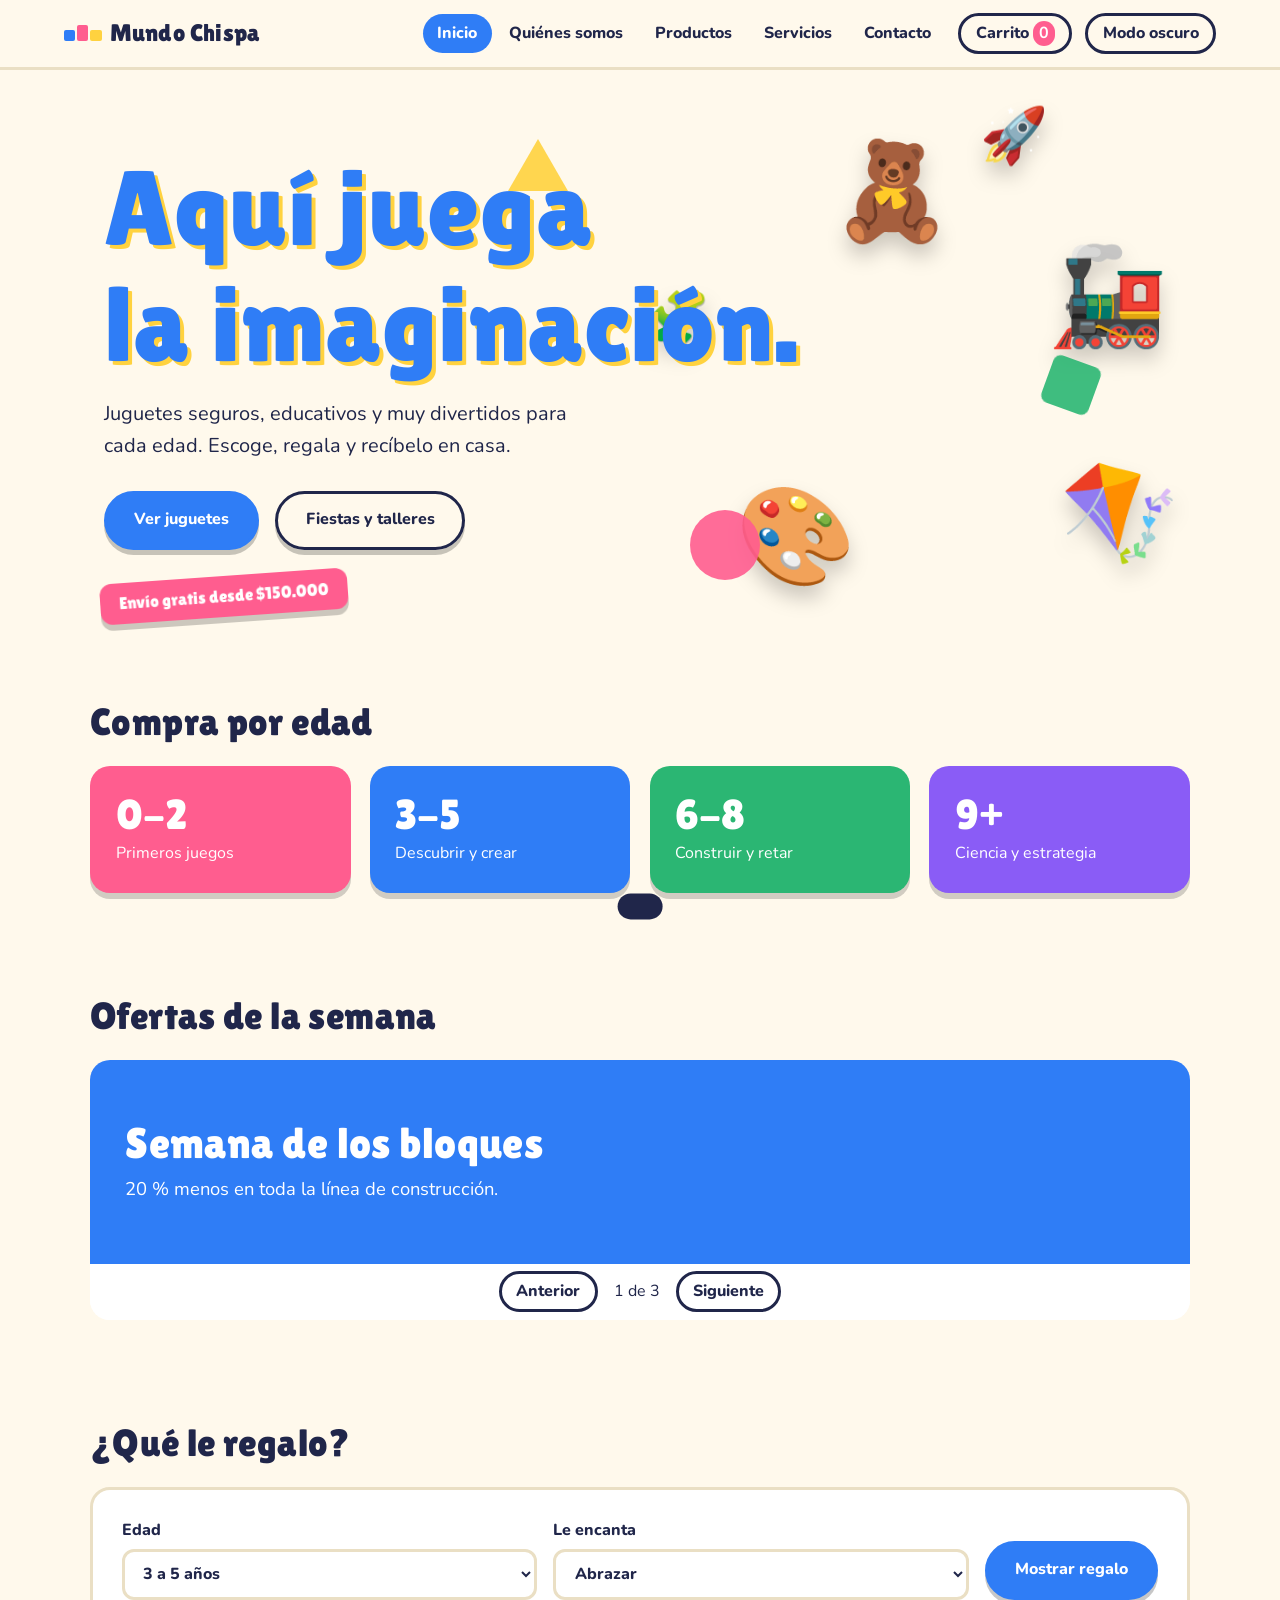
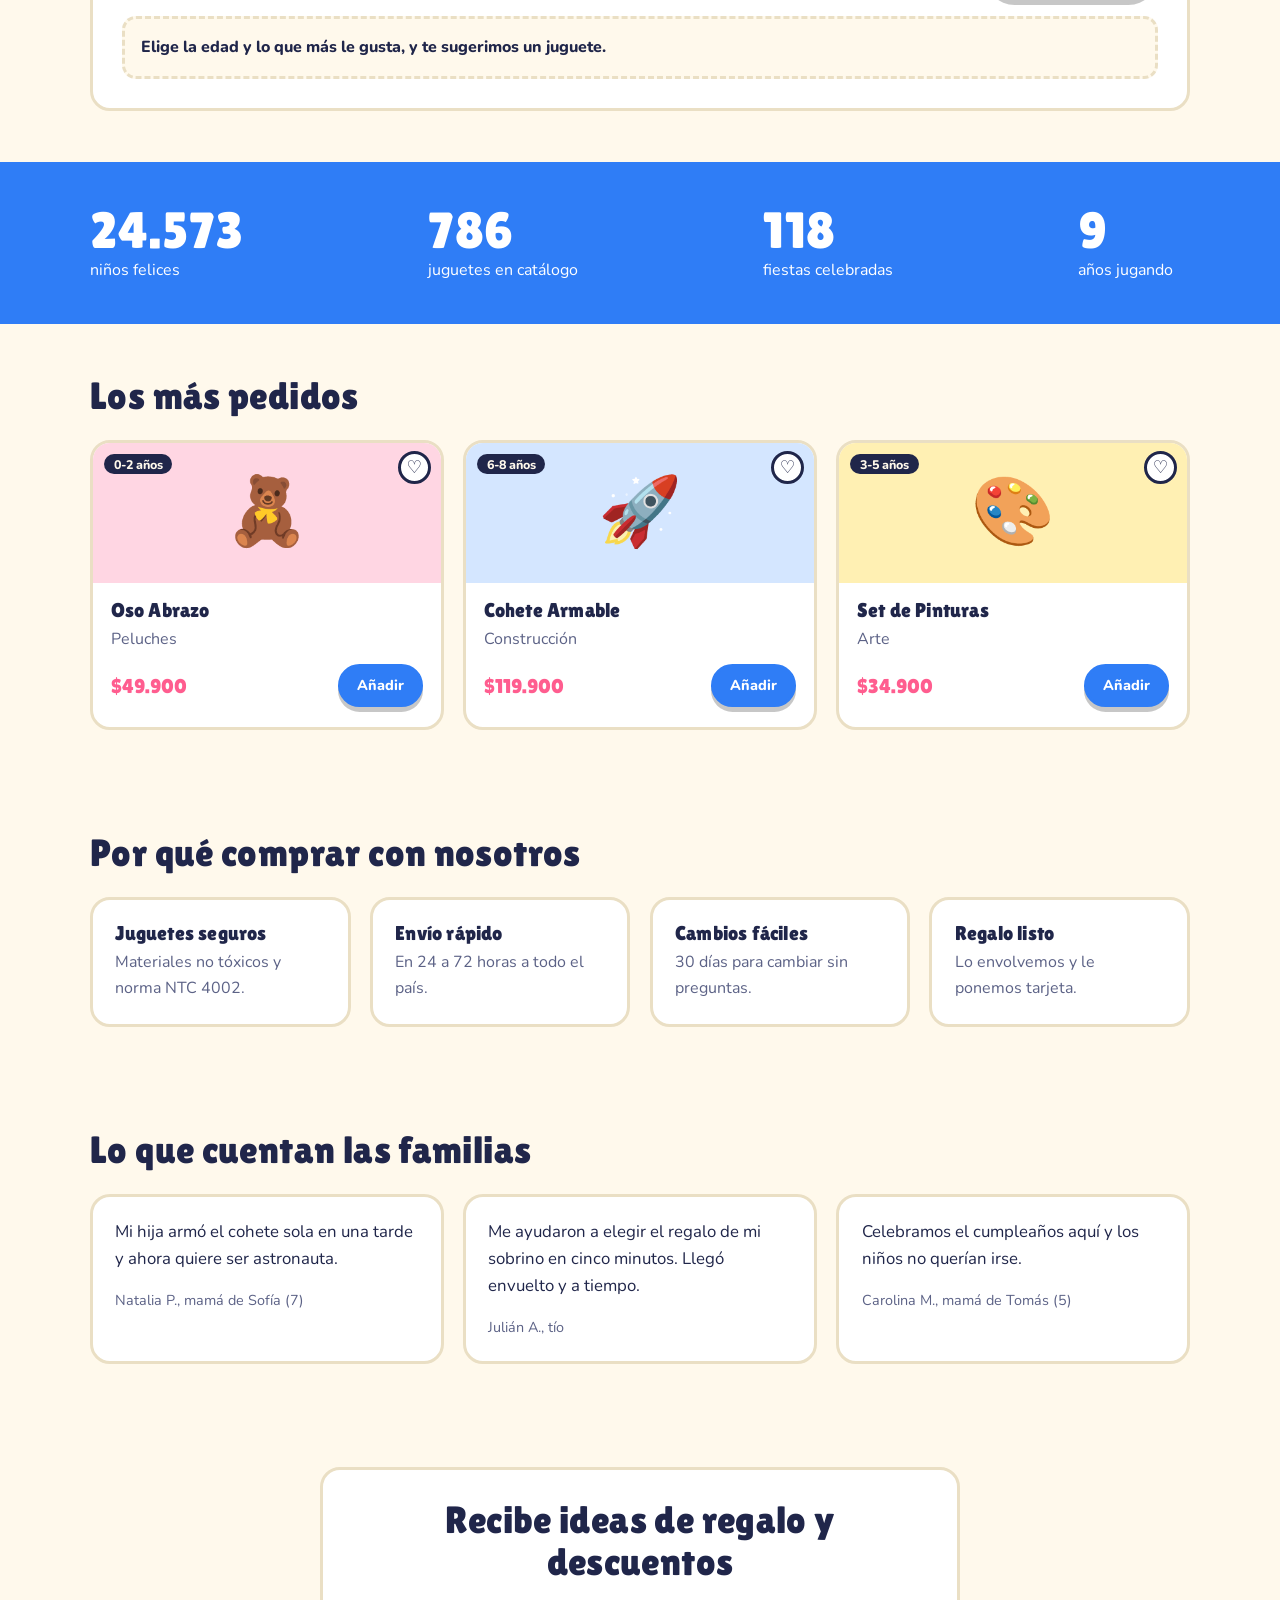
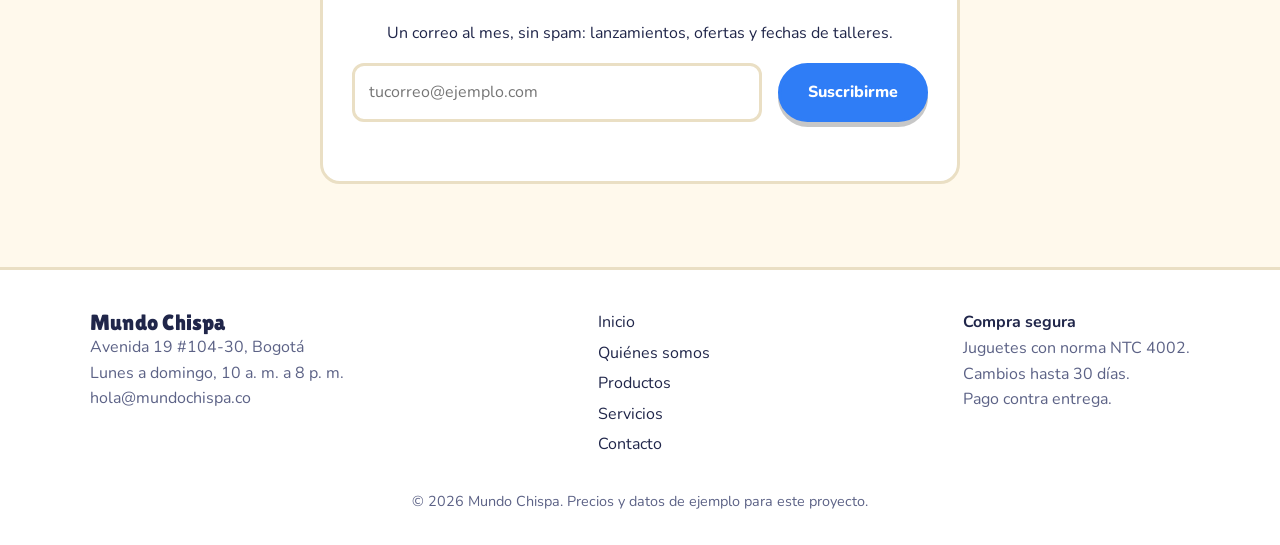
<file: index.html>
<!DOCTYPE html>
<html lang="es">
<head>
<meta charset="UTF-8">
<meta name="viewport" content="width=device-width, initial-scale=1">
<title>Inicio | Mundo Chispa</title>
<meta name="description" content="Mundo Chispa: juguetería con juguetes seguros, educativos y divertidos para todas las edades. Envíos a todo el país.">
<link rel="preconnect" href="https://fonts.googleapis.com">
<link rel="preconnect" href="https://fonts.gstatic.com" crossorigin>
<link href="https://fonts.googleapis.com/css2?family=Lilita+One&family=Nunito:wght@400;600;800&display=swap" rel="stylesheet">
<link rel="stylesheet" href="./css/style.css">
</head>
<body>
<header class="top">
  <a class="logo" href="index.html"><span class="blocks" aria-hidden="true"><i></i><i></i><i></i></span>Mundo Chispa</a>
  <button class="burger" id="burger" aria-label="Abrir menú" aria-expanded="false">Menú</button>
  <nav id="nav"><a href="index.html" class=on aria-current=page>Inicio</a><a href="nosotros.html">Quiénes somos</a><a href="productos.html">Productos</a><a href="servicios.html">Servicios</a><a href="contacto.html">Contacto</a></nav>
  <button class="cart" id="cart" aria-label="Abrir carrito">Carrito <b id="cartN">0</b></button>
  <button class="theme" id="theme" aria-label="Cambiar a modo oscuro">Modo oscuro</button>
</header>
<main>
<section class="hero" id="hero">
  <span class="fx f1" data-speed="0.3" aria-hidden="true">🧸</span><span class="fx f2" data-speed="-0.25" aria-hidden="true">🚂</span><span class="fx f3" data-speed="0.45" aria-hidden="true">🎨</span><span class="fx f4" data-speed="-0.35" aria-hidden="true">🪁</span><span class="fx f5" data-speed="0.2" aria-hidden="true">🧩</span><span class="fx f6" data-speed="-0.18" aria-hidden="true">🚀</span>
  <span class="shape s-c" data-speed="0.5" aria-hidden="true"></span><span class="shape s-q" data-speed="-0.4" aria-hidden="true"></span><span class="shape s-t" data-speed="0.3" aria-hidden="true"></span>
  <h1 data-speed="0.1">Aquí juega<br>la imaginación.</h1>
  <p data-speed="0.05">Juguetes seguros, educativos y muy divertidos para cada edad. Escoge, regala y recíbelo en casa.</p>
  <div class="row"><a class="btn" href="productos.html">Ver juguetes</a><a class="btn alt" href="servicios.html">Fiestas y talleres</a></div>
  <div class="sticker" data-speed="-0.15">Envío gratis desde $150.000</div>
</section>
<section class="wrap">
  <h2>Compra por edad</h2>
  <div class="grid4 ages">
    <a class="age-card a1" href="productos.html"><b>0-2</b><span>Primeros juegos</span></a>
    <a class="age-card a2" href="productos.html"><b>3-5</b><span>Descubrir y crear</span></a>
    <a class="age-card a3" href="productos.html"><b>6-8</b><span>Construir y retar</span></a>
    <a class="age-card a4" href="productos.html"><b>9+</b><span>Ciencia y estrategia</span></a>
  </div>
</section>
<section class="wrap">
  <h2>Ofertas de la semana</h2>
  <div class="carousel" id="carousel" aria-roledescription="carrusel">
    <article class="slide on s1"><h3>Semana de los bloques</h3><p>20 % menos en toda la línea de construcción.</p></article>
    <article class="slide s2"><h3>Lleva 2 peluches, paga 1,5</h3><p>El segundo peluche sale con 50 % de descuento.</p></article>
    <article class="slide s3"><h3>Arte para todos</h3><p>Pinturas, crayones y plastilina desde $24.900.</p></article>
    <div class="ctrl"><button id="prev" aria-label="Anterior">Anterior</button><span id="count">1 de 3</span><button id="next" aria-label="Siguiente">Siguiente</button></div>
  </div>
</section>
<section class="wrap quiz-wrap">
  <h2>¿Qué le regalo?</h2>
  <form class="form quiz" id="quiz">
    <label>Edad<select id="qEdad"><option value="0-2">0 a 2 años</option><option value="3-5" selected>3 a 5 años</option><option value="6-8">6 a 8 años</option><option value="9+">9 años o más</option></select></label>
    <label>Le encanta<select id="qGusto"><option value="Peluches">Abrazar</option><option value="Construcción">Construir</option><option value="Educativos">Aprender</option><option value="Vehículos">Mover y correr</option><option value="Arte">Crear y pintar</option></select></label>
    <button class="btn" type="submit">Mostrar regalo</button>
    <div class="result" id="qOut" role="status">Elige la edad y lo que más le gusta, y te sugerimos un juguete.</div>
  </form>
</section>
<section class="band"><div class="wrap"><ul class="stats big"><li><b data-count="25000">0</b> niños felices</li><li><b data-count="800">0</b> juguetes en catálogo</li><li><b data-count="120">0</b> fiestas celebradas</li><li><b data-count="9">0</b> años jugando</li></ul></div></section>
<section class="wrap">
  <h2>Los más pedidos</h2>
  <div class="grid3"><article class="toy"><div class="pic k0"><span aria-hidden="true">🧸</span><em class="age">0-2 años</em><button class="fav" aria-pressed="false" aria-label="Guardar Oso Abrazo en favoritos" data-name="Oso Abrazo">♡</button></div><h3>Oso Abrazo</h3><p>Peluches</p><div class="buy"><strong>$49.900</strong><button class="btn add" data-name="Oso Abrazo" data-price="49900">Añadir</button></div></article><article class="toy"><div class="pic k1"><span aria-hidden="true">🚀</span><em class="age">6-8 años</em><button class="fav" aria-pressed="false" aria-label="Guardar Cohete Armable en favoritos" data-name="Cohete Armable">♡</button></div><h3>Cohete Armable</h3><p>Construcción</p><div class="buy"><strong>$119.900</strong><button class="btn add" data-name="Cohete Armable" data-price="119900">Añadir</button></div></article><article class="toy"><div class="pic k2"><span aria-hidden="true">🎨</span><em class="age">3-5 años</em><button class="fav" aria-pressed="false" aria-label="Guardar Set de Pinturas en favoritos" data-name="Set de Pinturas">♡</button></div><h3>Set de Pinturas</h3><p>Arte</p><div class="buy"><strong>$34.900</strong><button class="btn add" data-name="Set de Pinturas" data-price="34900">Añadir</button></div></article></div>
</section>
<section class="wrap">
  <h2>Por qué comprar con nosotros</h2>
  <div class="grid4">
    <div class="card"><h3>Juguetes seguros</h3><p>Materiales no tóxicos y norma NTC 4002.</p></div>
    <div class="card"><h3>Envío rápido</h3><p>En 24 a 72 horas a todo el país.</p></div>
    <div class="card"><h3>Cambios fáciles</h3><p>30 días para cambiar sin preguntas.</p></div>
    <div class="card"><h3>Regalo listo</h3><p>Lo envolvemos y le ponemos tarjeta.</p></div>
  </div>
</section>
<section class="wrap">
  <h2>Lo que cuentan las familias</h2>
  <div class="grid3">
    <blockquote class="card quote">Mi hija armó el cohete sola en una tarde y ahora quiere ser astronauta.<footer>Natalia P., mamá de Sofía (7)</footer></blockquote>
    <blockquote class="card quote">Me ayudaron a elegir el regalo de mi sobrino en cinco minutos. Llegó envuelto y a tiempo.<footer>Julián A., tío</footer></blockquote>
    <blockquote class="card quote">Celebramos el cumpleaños aquí y los niños no querían irse.<footer>Carolina M., mamá de Tomás (5)</footer></blockquote>
  </div>
</section>
<section class="wrap"><form class="form news" id="news" novalidate>
  <h2>Recibe ideas de regalo y descuentos</h2>
  <p>Un correo al mes, sin spam: lanzamientos, ofertas y fechas de talleres.</p>
  <div class="row"><input name="email" type="email" placeholder="tucorreo@ejemplo.com" aria-label="Correo electrónico"><button class="btn" type="submit">Suscribirme</button></div>
  <small id="newsMsg" role="status"></small>
</form></section>
</main>
<footer class="foot"><div class="wrap fgrid"><div><strong class="flogo">Mundo Chispa</strong><p>Avenida 19 #104-30, Bogotá<br>Lunes a domingo, 10 a. m. a 8 p. m.<br>hola@mundochispa.co</p></div><div class="flinks"><a href="index.html">Inicio</a><a href="nosotros.html">Quiénes somos</a><a href="productos.html">Productos</a><a href="servicios.html">Servicios</a><a href="contacto.html">Contacto</a></div><div><strong>Compra segura</strong><p>Juguetes con norma NTC 4002.<br>Cambios hasta 30 días.<br>Pago contra entrega.</p></div></div><p class="copy">© 2026 Mundo Chispa. Precios y datos de ejemplo para este proyecto.</p></footer>
<div class="toast" id="toast" role="status"></div>
<script src="./js/main.js"></script>
</body>
</html>
</file>
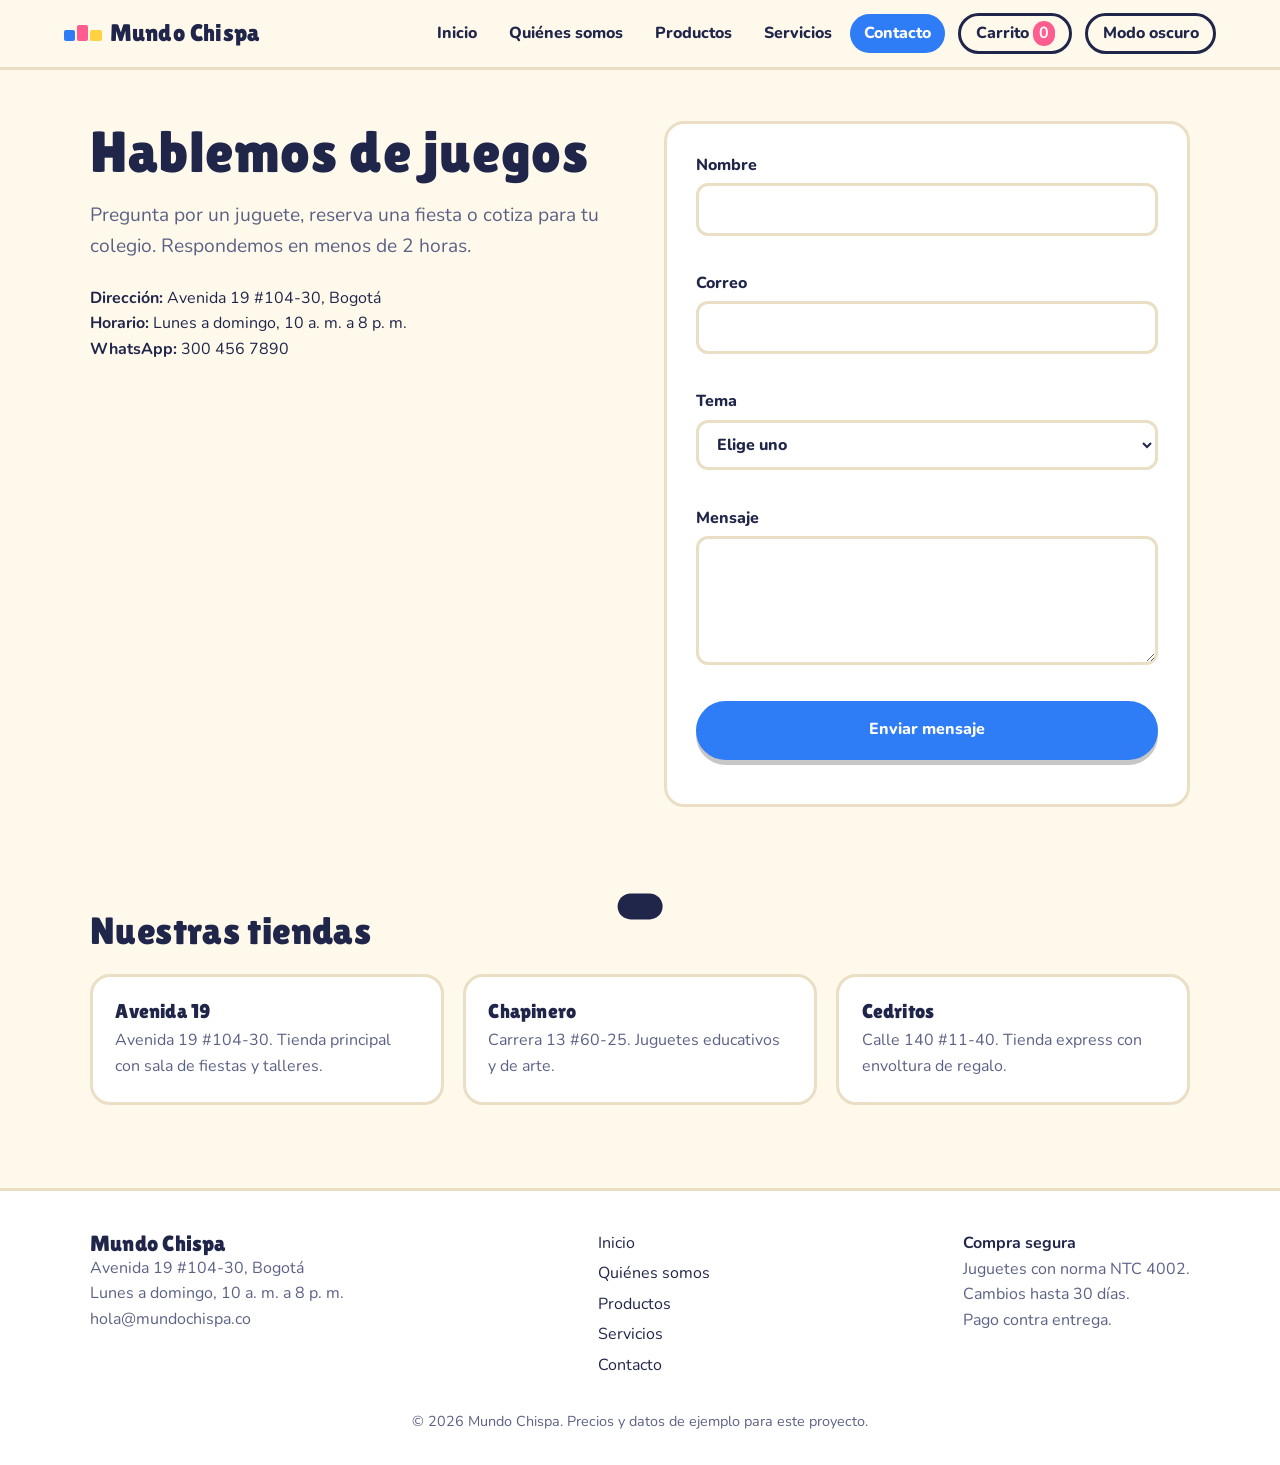
<file: contacto.html>
<!DOCTYPE html>
<html lang="es">
<head>
<meta charset="UTF-8">
<meta name="viewport" content="width=device-width, initial-scale=1">
<title>Contacto | Mundo Chispa</title>
<meta name="description" content="Mundo Chispa: juguetería con juguetes seguros, educativos y divertidos para todas las edades. Envíos a todo el país.">
<link rel="preconnect" href="https://fonts.googleapis.com">
<link rel="preconnect" href="https://fonts.gstatic.com" crossorigin>
<link href="https://fonts.googleapis.com/css2?family=Lilita+One&family=Nunito:wght@400;600;800&display=swap" rel="stylesheet">
<link rel="stylesheet" href="./css/style.css">
</head>
<body>
<header class="top">
  <a class="logo" href="index.html"><span class="blocks" aria-hidden="true"><i></i><i></i><i></i></span>Mundo Chispa</a>
  <button class="burger" id="burger" aria-label="Abrir menú" aria-expanded="false">Menú</button>
  <nav id="nav"><a href="index.html">Inicio</a><a href="nosotros.html">Quiénes somos</a><a href="productos.html">Productos</a><a href="servicios.html">Servicios</a><a href="contacto.html" class=on aria-current=page>Contacto</a></nav>
  <button class="cart" id="cart" aria-label="Abrir carrito">Carrito <b id="cartN">0</b></button>
  <button class="theme" id="theme" aria-label="Cambiar a modo oscuro">Modo oscuro</button>
</header>
<main>
<section class="wrap split">
  <div>
    <h1>Hablemos de juegos</h1>
    <p class="lead">Pregunta por un juguete, reserva una fiesta o cotiza para tu colegio. Respondemos en menos de 2 horas.</p>
    <p><b>Dirección:</b> Avenida 19 #104-30, Bogotá<br><b>Horario:</b> Lunes a domingo, 10 a. m. a 8 p. m.<br><b>WhatsApp:</b> 300 456 7890</p>
  </div>
  <form id="form" class="form" novalidate>
    <label>Nombre<input name="nombre" type="text" autocomplete="name"><small></small></label>
    <label>Correo<input name="correo" type="email" autocomplete="email"><small></small></label>
    <label>Tema<select name="tema"><option value="">Elige uno</option><option>Ayuda para elegir un regalo</option><option>Reservar una fiesta</option><option>Compra para mi colegio</option><option>Cambio o reclamo</option><option>Otro</option></select><small></small></label>
    <label>Mensaje<textarea name="mensaje" rows="4"></textarea><small></small></label>
    <button class="btn" type="submit">Enviar mensaje</button>
    <p id="ok" role="status"></p>
  </form>
</section>
<section class="wrap">
  <h2>Nuestras tiendas</h2>
  <div class="grid3">
    <div class="card"><h3>Avenida 19</h3><p>Avenida 19 #104-30. Tienda principal con sala de fiestas y talleres.</p></div>
    <div class="card"><h3>Chapinero</h3><p>Carrera 13 #60-25. Juguetes educativos y de arte.</p></div>
    <div class="card"><h3>Cedritos</h3><p>Calle 140 #11-40. Tienda express con envoltura de regalo.</p></div>
  </div>
</section>
</main>
<footer class="foot"><div class="wrap fgrid"><div><strong class="flogo">Mundo Chispa</strong><p>Avenida 19 #104-30, Bogotá<br>Lunes a domingo, 10 a. m. a 8 p. m.<br>hola@mundochispa.co</p></div><div class="flinks"><a href="index.html">Inicio</a><a href="nosotros.html">Quiénes somos</a><a href="productos.html">Productos</a><a href="servicios.html">Servicios</a><a href="contacto.html">Contacto</a></div><div><strong>Compra segura</strong><p>Juguetes con norma NTC 4002.<br>Cambios hasta 30 días.<br>Pago contra entrega.</p></div></div><p class="copy">© 2026 Mundo Chispa. Precios y datos de ejemplo para este proyecto.</p></footer>
<div class="toast" id="toast" role="status"></div>
<script src="./js/main.js"></script>
</body>
</html>
</file>
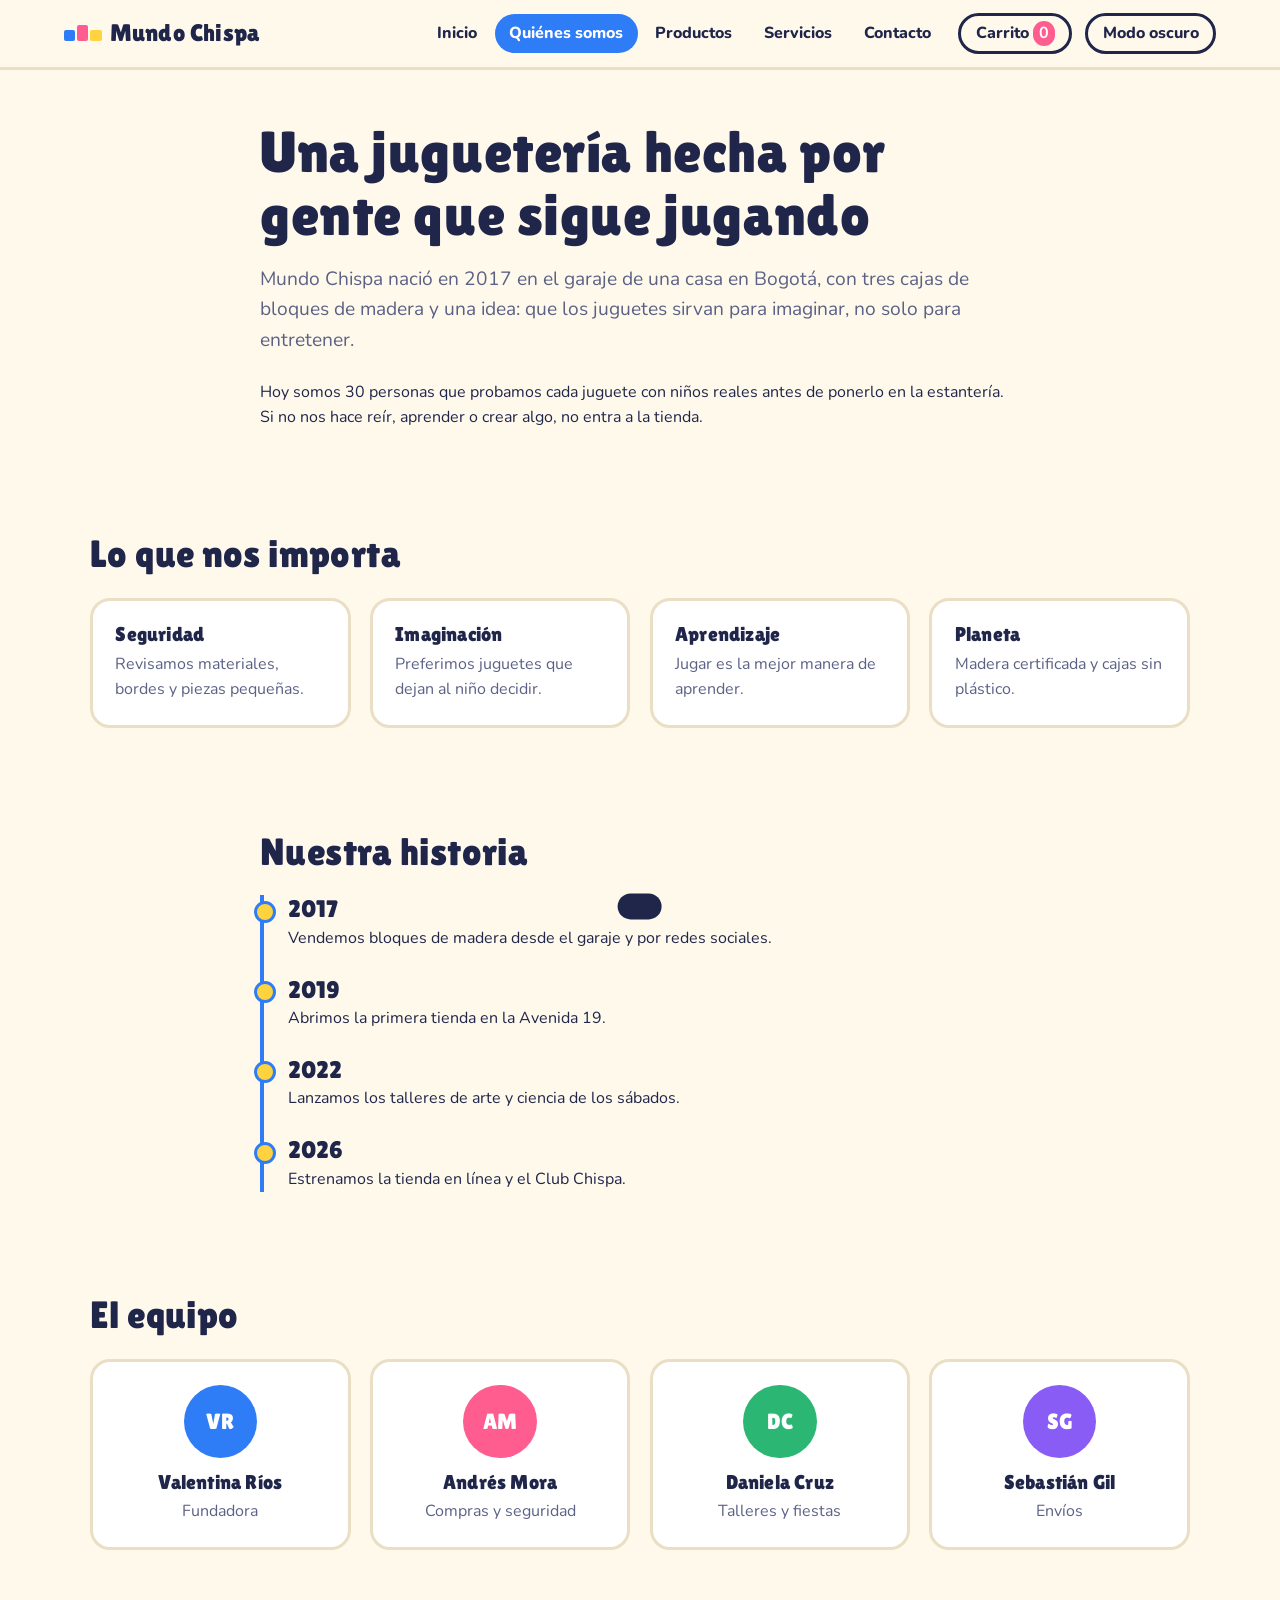
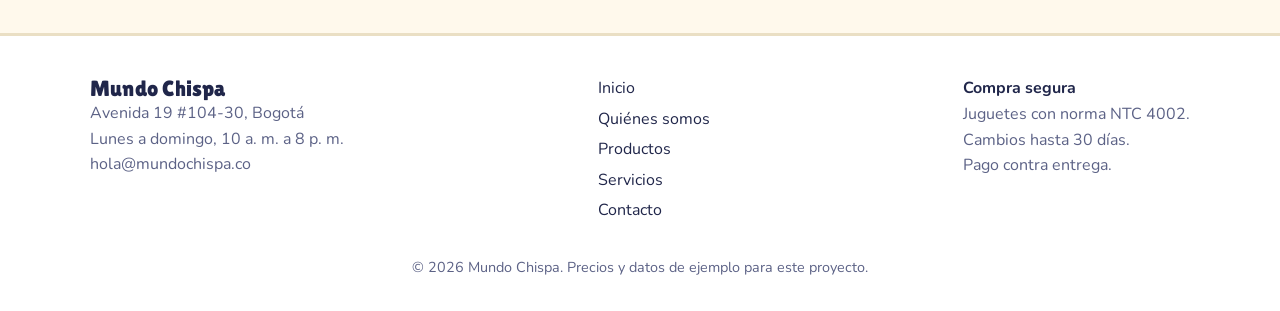
<file: nosotros.html>
<!DOCTYPE html>
<html lang="es">
<head>
<meta charset="UTF-8">
<meta name="viewport" content="width=device-width, initial-scale=1">
<title>Quiénes somos | Mundo Chispa</title>
<meta name="description" content="Mundo Chispa: juguetería con juguetes seguros, educativos y divertidos para todas las edades. Envíos a todo el país.">
<link rel="preconnect" href="https://fonts.googleapis.com">
<link rel="preconnect" href="https://fonts.gstatic.com" crossorigin>
<link href="https://fonts.googleapis.com/css2?family=Lilita+One&family=Nunito:wght@400;600;800&display=swap" rel="stylesheet">
<link rel="stylesheet" href="./css/style.css">
</head>
<body>
<header class="top">
  <a class="logo" href="index.html"><span class="blocks" aria-hidden="true"><i></i><i></i><i></i></span>Mundo Chispa</a>
  <button class="burger" id="burger" aria-label="Abrir menú" aria-expanded="false">Menú</button>
  <nav id="nav"><a href="index.html">Inicio</a><a href="nosotros.html" class=on aria-current=page>Quiénes somos</a><a href="productos.html">Productos</a><a href="servicios.html">Servicios</a><a href="contacto.html">Contacto</a></nav>
  <button class="cart" id="cart" aria-label="Abrir carrito">Carrito <b id="cartN">0</b></button>
  <button class="theme" id="theme" aria-label="Cambiar a modo oscuro">Modo oscuro</button>
</header>
<main>
<section class="wrap narrow">
  <h1>Una juguetería hecha por gente que sigue jugando</h1>
  <p class="lead">Mundo Chispa nació en 2017 en el garaje de una casa en Bogotá, con tres cajas de bloques de madera y una idea: que los juguetes sirvan para imaginar, no solo para entretener.</p>
  <p>Hoy somos 30 personas que probamos cada juguete con niños reales antes de ponerlo en la estantería. Si no nos hace reír, aprender o crear algo, no entra a la tienda.</p>
</section>
<section class="wrap">
  <h2>Lo que nos importa</h2>
  <div class="grid4">
    <div class="card"><h3>Seguridad</h3><p>Revisamos materiales, bordes y piezas pequeñas.</p></div>
    <div class="card"><h3>Imaginación</h3><p>Preferimos juguetes que dejan al niño decidir.</p></div>
    <div class="card"><h3>Aprendizaje</h3><p>Jugar es la mejor manera de aprender.</p></div>
    <div class="card"><h3>Planeta</h3><p>Madera certificada y cajas sin plástico.</p></div>
  </div>
</section>
<section class="wrap narrow">
  <h2>Nuestra historia</h2>
  <ol class="time">
    <li><b>2017</b><p>Vendemos bloques de madera desde el garaje y por redes sociales.</p></li>
    <li><b>2019</b><p>Abrimos la primera tienda en la Avenida 19.</p></li>
    <li><b>2022</b><p>Lanzamos los talleres de arte y ciencia de los sábados.</p></li>
    <li><b>2026</b><p>Estrenamos la tienda en línea y el Club Chispa.</p></li>
  </ol>
</section>
<section class="wrap">
  <h2>El equipo</h2>
  <div class="grid4">
    <div class="card team"><span class="av">VR</span><h3>Valentina Ríos</h3><p>Fundadora</p></div>
    <div class="card team"><span class="av">AM</span><h3>Andrés Mora</h3><p>Compras y seguridad</p></div>
    <div class="card team"><span class="av">DC</span><h3>Daniela Cruz</h3><p>Talleres y fiestas</p></div>
    <div class="card team"><span class="av">SG</span><h3>Sebastián Gil</h3><p>Envíos</p></div>
  </div>
</section>
</main>
<footer class="foot"><div class="wrap fgrid"><div><strong class="flogo">Mundo Chispa</strong><p>Avenida 19 #104-30, Bogotá<br>Lunes a domingo, 10 a. m. a 8 p. m.<br>hola@mundochispa.co</p></div><div class="flinks"><a href="index.html">Inicio</a><a href="nosotros.html">Quiénes somos</a><a href="productos.html">Productos</a><a href="servicios.html">Servicios</a><a href="contacto.html">Contacto</a></div><div><strong>Compra segura</strong><p>Juguetes con norma NTC 4002.<br>Cambios hasta 30 días.<br>Pago contra entrega.</p></div></div><p class="copy">© 2026 Mundo Chispa. Precios y datos de ejemplo para este proyecto.</p></footer>
<div class="toast" id="toast" role="status"></div>
<script src="./js/main.js"></script>
</body>
</html>
</file>
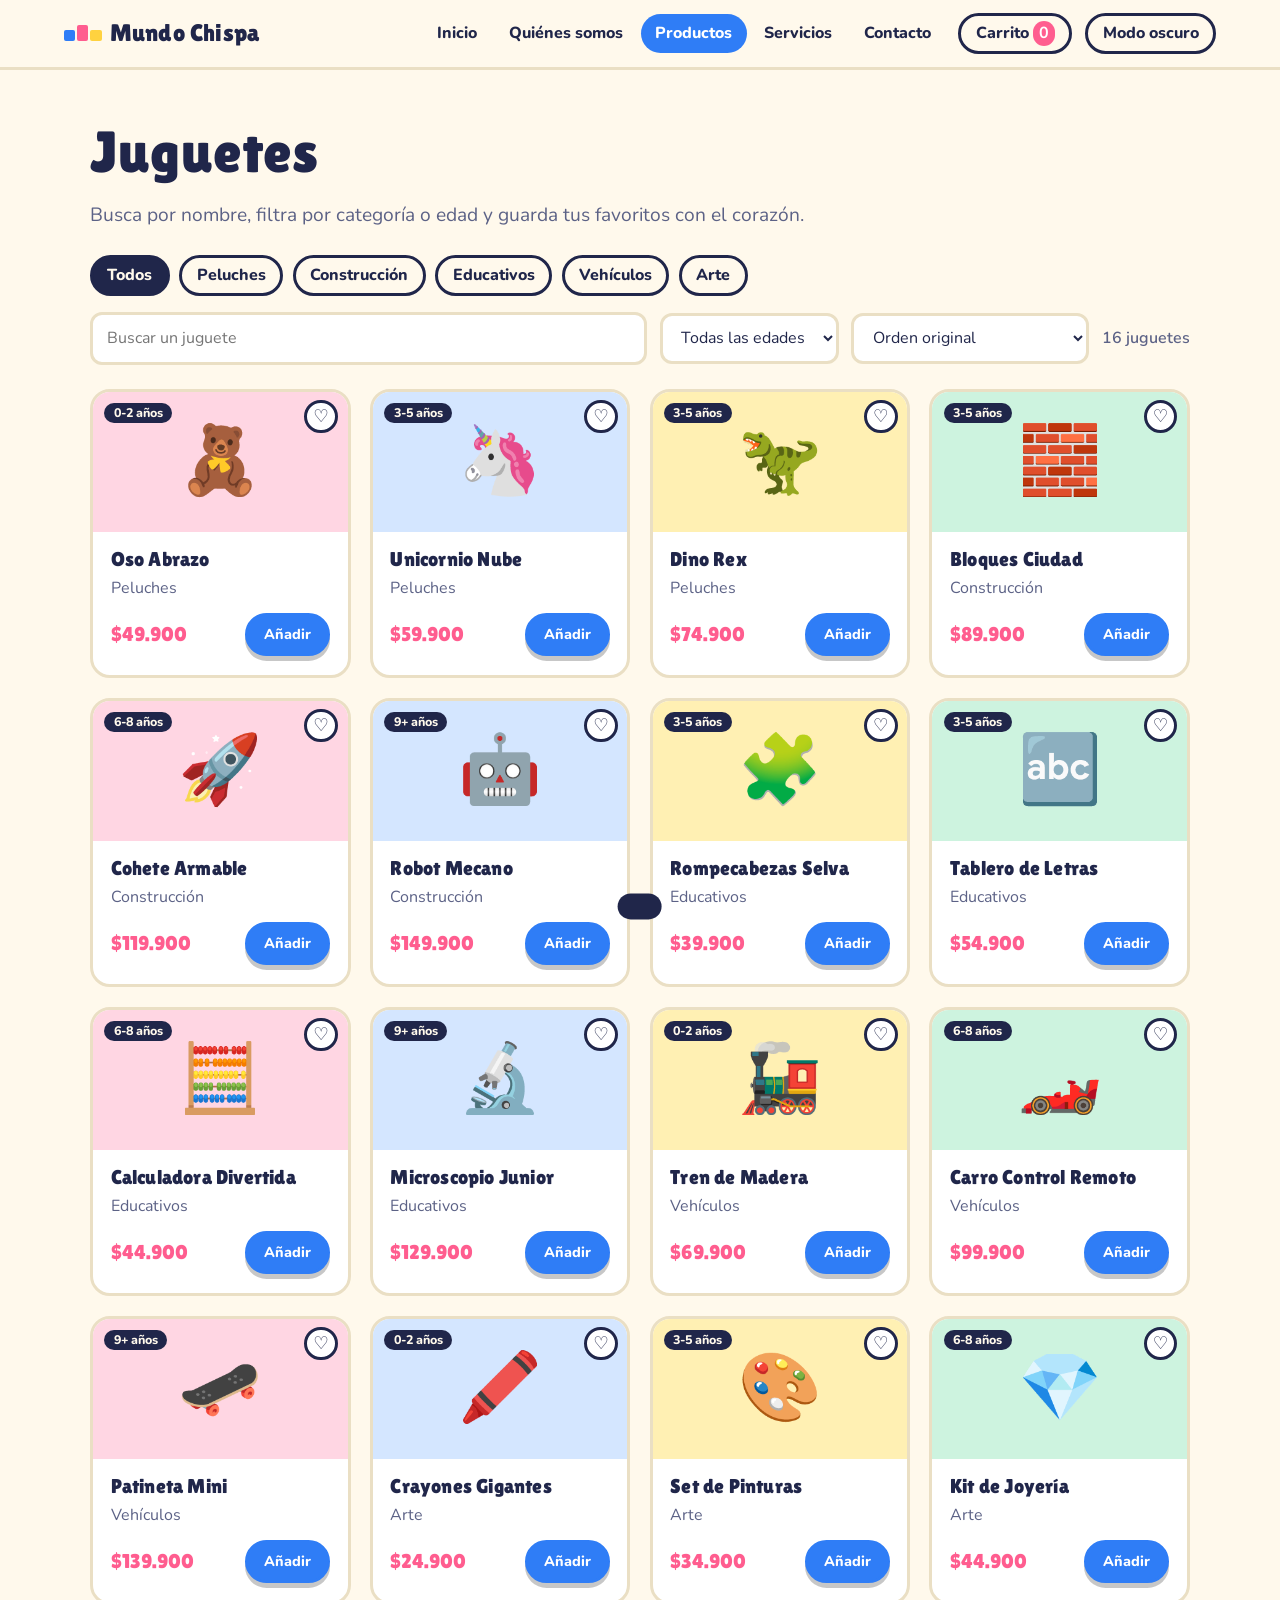
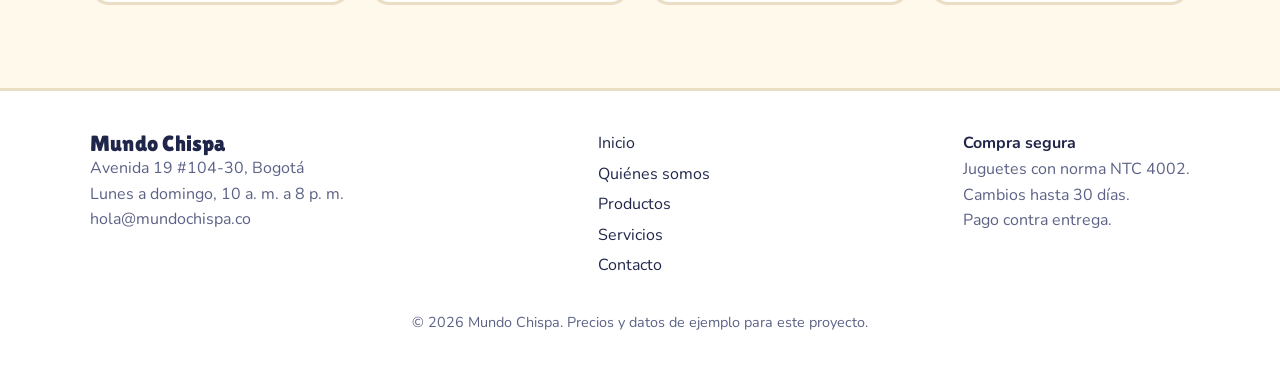
<file: productos.html>
<!DOCTYPE html>
<html lang="es">
<head>
<meta charset="UTF-8">
<meta name="viewport" content="width=device-width, initial-scale=1">
<title>Productos | Mundo Chispa</title>
<meta name="description" content="Mundo Chispa: juguetería con juguetes seguros, educativos y divertidos para todas las edades. Envíos a todo el país.">
<link rel="preconnect" href="https://fonts.googleapis.com">
<link rel="preconnect" href="https://fonts.gstatic.com" crossorigin>
<link href="https://fonts.googleapis.com/css2?family=Lilita+One&family=Nunito:wght@400;600;800&display=swap" rel="stylesheet">
<link rel="stylesheet" href="./css/style.css">
</head>
<body>
<header class="top">
  <a class="logo" href="index.html"><span class="blocks" aria-hidden="true"><i></i><i></i><i></i></span>Mundo Chispa</a>
  <button class="burger" id="burger" aria-label="Abrir menú" aria-expanded="false">Menú</button>
  <nav id="nav"><a href="index.html">Inicio</a><a href="nosotros.html">Quiénes somos</a><a href="productos.html" class=on aria-current=page>Productos</a><a href="servicios.html">Servicios</a><a href="contacto.html">Contacto</a></nav>
  <button class="cart" id="cart" aria-label="Abrir carrito">Carrito <b id="cartN">0</b></button>
  <button class="theme" id="theme" aria-label="Cambiar a modo oscuro">Modo oscuro</button>
</header>
<main>
<section class="wrap">
  <h1>Juguetes</h1>
  <p class="lead">Busca por nombre, filtra por categoría o edad y guarda tus favoritos con el corazón.</p>
  <div class="filters" id="filters"><button class="on" data-f="todos">Todos</button><button data-f="Peluches">Peluches</button><button data-f="Construcción">Construcción</button><button data-f="Educativos">Educativos</button><button data-f="Vehículos">Vehículos</button><button data-f="Arte">Arte</button></div>
  <div class="tools"><input id="q" type="search" placeholder="Buscar un juguete" aria-label="Buscar un juguete"><select id="age" aria-label="Edad"><option value="">Todas las edades</option><option value="0-2">0 a 2 años</option><option value="3-5">3 a 5 años</option><option value="6-8">6 a 8 años</option><option value="9+">9 años o más</option></select><select id="sort" aria-label="Ordenar"><option value="">Orden original</option><option value="asc">Precio: de menor a mayor</option><option value="desc">Precio: de mayor a menor</option></select><span id="found" role="status"></span></div>
  <div class="grid4" id="items"><article class="toy" data-c="Peluches" data-a="0-2" data-p="49900" data-n="oso abrazo"><div class="pic k0"><span aria-hidden="true">🧸</span><em class="age">0-2 años</em><button class="fav" aria-pressed="false" aria-label="Guardar Oso Abrazo en favoritos" data-name="Oso Abrazo">♡</button></div><h3>Oso Abrazo</h3><p>Peluches</p><div class="buy"><strong>$49.900</strong><button class="btn add" data-name="Oso Abrazo" data-price="49900">Añadir</button></div></article><article class="toy" data-c="Peluches" data-a="3-5" data-p="59900" data-n="unicornio nube"><div class="pic k1"><span aria-hidden="true">🦄</span><em class="age">3-5 años</em><button class="fav" aria-pressed="false" aria-label="Guardar Unicornio Nube en favoritos" data-name="Unicornio Nube">♡</button></div><h3>Unicornio Nube</h3><p>Peluches</p><div class="buy"><strong>$59.900</strong><button class="btn add" data-name="Unicornio Nube" data-price="59900">Añadir</button></div></article><article class="toy" data-c="Peluches" data-a="3-5" data-p="74900" data-n="dino rex"><div class="pic k2"><span aria-hidden="true">🦖</span><em class="age">3-5 años</em><button class="fav" aria-pressed="false" aria-label="Guardar Dino Rex en favoritos" data-name="Dino Rex">♡</button></div><h3>Dino Rex</h3><p>Peluches</p><div class="buy"><strong>$74.900</strong><button class="btn add" data-name="Dino Rex" data-price="74900">Añadir</button></div></article><article class="toy" data-c="Construcción" data-a="3-5" data-p="89900" data-n="bloques ciudad"><div class="pic k3"><span aria-hidden="true">🧱</span><em class="age">3-5 años</em><button class="fav" aria-pressed="false" aria-label="Guardar Bloques Ciudad en favoritos" data-name="Bloques Ciudad">♡</button></div><h3>Bloques Ciudad</h3><p>Construcción</p><div class="buy"><strong>$89.900</strong><button class="btn add" data-name="Bloques Ciudad" data-price="89900">Añadir</button></div></article><article class="toy" data-c="Construcción" data-a="6-8" data-p="119900" data-n="cohete armable"><div class="pic k0"><span aria-hidden="true">🚀</span><em class="age">6-8 años</em><button class="fav" aria-pressed="false" aria-label="Guardar Cohete Armable en favoritos" data-name="Cohete Armable">♡</button></div><h3>Cohete Armable</h3><p>Construcción</p><div class="buy"><strong>$119.900</strong><button class="btn add" data-name="Cohete Armable" data-price="119900">Añadir</button></div></article><article class="toy" data-c="Construcción" data-a="9+" data-p="149900" data-n="robot mecano"><div class="pic k1"><span aria-hidden="true">🤖</span><em class="age">9+ años</em><button class="fav" aria-pressed="false" aria-label="Guardar Robot Mecano en favoritos" data-name="Robot Mecano">♡</button></div><h3>Robot Mecano</h3><p>Construcción</p><div class="buy"><strong>$149.900</strong><button class="btn add" data-name="Robot Mecano" data-price="149900">Añadir</button></div></article><article class="toy" data-c="Educativos" data-a="3-5" data-p="39900" data-n="rompecabezas selva"><div class="pic k2"><span aria-hidden="true">🧩</span><em class="age">3-5 años</em><button class="fav" aria-pressed="false" aria-label="Guardar Rompecabezas Selva en favoritos" data-name="Rompecabezas Selva">♡</button></div><h3>Rompecabezas Selva</h3><p>Educativos</p><div class="buy"><strong>$39.900</strong><button class="btn add" data-name="Rompecabezas Selva" data-price="39900">Añadir</button></div></article><article class="toy" data-c="Educativos" data-a="3-5" data-p="54900" data-n="tablero de letras"><div class="pic k3"><span aria-hidden="true">🔤</span><em class="age">3-5 años</em><button class="fav" aria-pressed="false" aria-label="Guardar Tablero de Letras en favoritos" data-name="Tablero de Letras">♡</button></div><h3>Tablero de Letras</h3><p>Educativos</p><div class="buy"><strong>$54.900</strong><button class="btn add" data-name="Tablero de Letras" data-price="54900">Añadir</button></div></article><article class="toy" data-c="Educativos" data-a="6-8" data-p="44900" data-n="calculadora divertida"><div class="pic k0"><span aria-hidden="true">🧮</span><em class="age">6-8 años</em><button class="fav" aria-pressed="false" aria-label="Guardar Calculadora Divertida en favoritos" data-name="Calculadora Divertida">♡</button></div><h3>Calculadora Divertida</h3><p>Educativos</p><div class="buy"><strong>$44.900</strong><button class="btn add" data-name="Calculadora Divertida" data-price="44900">Añadir</button></div></article><article class="toy" data-c="Educativos" data-a="9+" data-p="129900" data-n="microscopio junior"><div class="pic k1"><span aria-hidden="true">🔬</span><em class="age">9+ años</em><button class="fav" aria-pressed="false" aria-label="Guardar Microscopio Junior en favoritos" data-name="Microscopio Junior">♡</button></div><h3>Microscopio Junior</h3><p>Educativos</p><div class="buy"><strong>$129.900</strong><button class="btn add" data-name="Microscopio Junior" data-price="129900">Añadir</button></div></article><article class="toy" data-c="Vehículos" data-a="0-2" data-p="69900" data-n="tren de madera"><div class="pic k2"><span aria-hidden="true">🚂</span><em class="age">0-2 años</em><button class="fav" aria-pressed="false" aria-label="Guardar Tren de Madera en favoritos" data-name="Tren de Madera">♡</button></div><h3>Tren de Madera</h3><p>Vehículos</p><div class="buy"><strong>$69.900</strong><button class="btn add" data-name="Tren de Madera" data-price="69900">Añadir</button></div></article><article class="toy" data-c="Vehículos" data-a="6-8" data-p="99900" data-n="carro control remoto"><div class="pic k3"><span aria-hidden="true">🏎️</span><em class="age">6-8 años</em><button class="fav" aria-pressed="false" aria-label="Guardar Carro Control Remoto en favoritos" data-name="Carro Control Remoto">♡</button></div><h3>Carro Control Remoto</h3><p>Vehículos</p><div class="buy"><strong>$99.900</strong><button class="btn add" data-name="Carro Control Remoto" data-price="99900">Añadir</button></div></article><article class="toy" data-c="Vehículos" data-a="9+" data-p="139900" data-n="patineta mini"><div class="pic k0"><span aria-hidden="true">🛹</span><em class="age">9+ años</em><button class="fav" aria-pressed="false" aria-label="Guardar Patineta Mini en favoritos" data-name="Patineta Mini">♡</button></div><h3>Patineta Mini</h3><p>Vehículos</p><div class="buy"><strong>$139.900</strong><button class="btn add" data-name="Patineta Mini" data-price="139900">Añadir</button></div></article><article class="toy" data-c="Arte" data-a="0-2" data-p="24900" data-n="crayones gigantes"><div class="pic k1"><span aria-hidden="true">🖍️</span><em class="age">0-2 años</em><button class="fav" aria-pressed="false" aria-label="Guardar Crayones Gigantes en favoritos" data-name="Crayones Gigantes">♡</button></div><h3>Crayones Gigantes</h3><p>Arte</p><div class="buy"><strong>$24.900</strong><button class="btn add" data-name="Crayones Gigantes" data-price="24900">Añadir</button></div></article><article class="toy" data-c="Arte" data-a="3-5" data-p="34900" data-n="set de pinturas"><div class="pic k2"><span aria-hidden="true">🎨</span><em class="age">3-5 años</em><button class="fav" aria-pressed="false" aria-label="Guardar Set de Pinturas en favoritos" data-name="Set de Pinturas">♡</button></div><h3>Set de Pinturas</h3><p>Arte</p><div class="buy"><strong>$34.900</strong><button class="btn add" data-name="Set de Pinturas" data-price="34900">Añadir</button></div></article><article class="toy" data-c="Arte" data-a="6-8" data-p="44900" data-n="kit de joyería"><div class="pic k3"><span aria-hidden="true">💎</span><em class="age">6-8 años</em><button class="fav" aria-pressed="false" aria-label="Guardar Kit de Joyería en favoritos" data-name="Kit de Joyería">♡</button></div><h3>Kit de Joyería</h3><p>Arte</p><div class="buy"><strong>$44.900</strong><button class="btn add" data-name="Kit de Joyería" data-price="44900">Añadir</button></div></article></div>
  <p id="empty" class="lead" hidden>No encontramos juguetes con esos filtros. Prueba con otra palabra, edad o categoría.</p>
</section>
</main>
<footer class="foot"><div class="wrap fgrid"><div><strong class="flogo">Mundo Chispa</strong><p>Avenida 19 #104-30, Bogotá<br>Lunes a domingo, 10 a. m. a 8 p. m.<br>hola@mundochispa.co</p></div><div class="flinks"><a href="index.html">Inicio</a><a href="nosotros.html">Quiénes somos</a><a href="productos.html">Productos</a><a href="servicios.html">Servicios</a><a href="contacto.html">Contacto</a></div><div><strong>Compra segura</strong><p>Juguetes con norma NTC 4002.<br>Cambios hasta 30 días.<br>Pago contra entrega.</p></div></div><p class="copy">© 2026 Mundo Chispa. Precios y datos de ejemplo para este proyecto.</p></footer>
<div class="toast" id="toast" role="status"></div>
<script src="./js/main.js"></script>
</body>
</html>
</file>
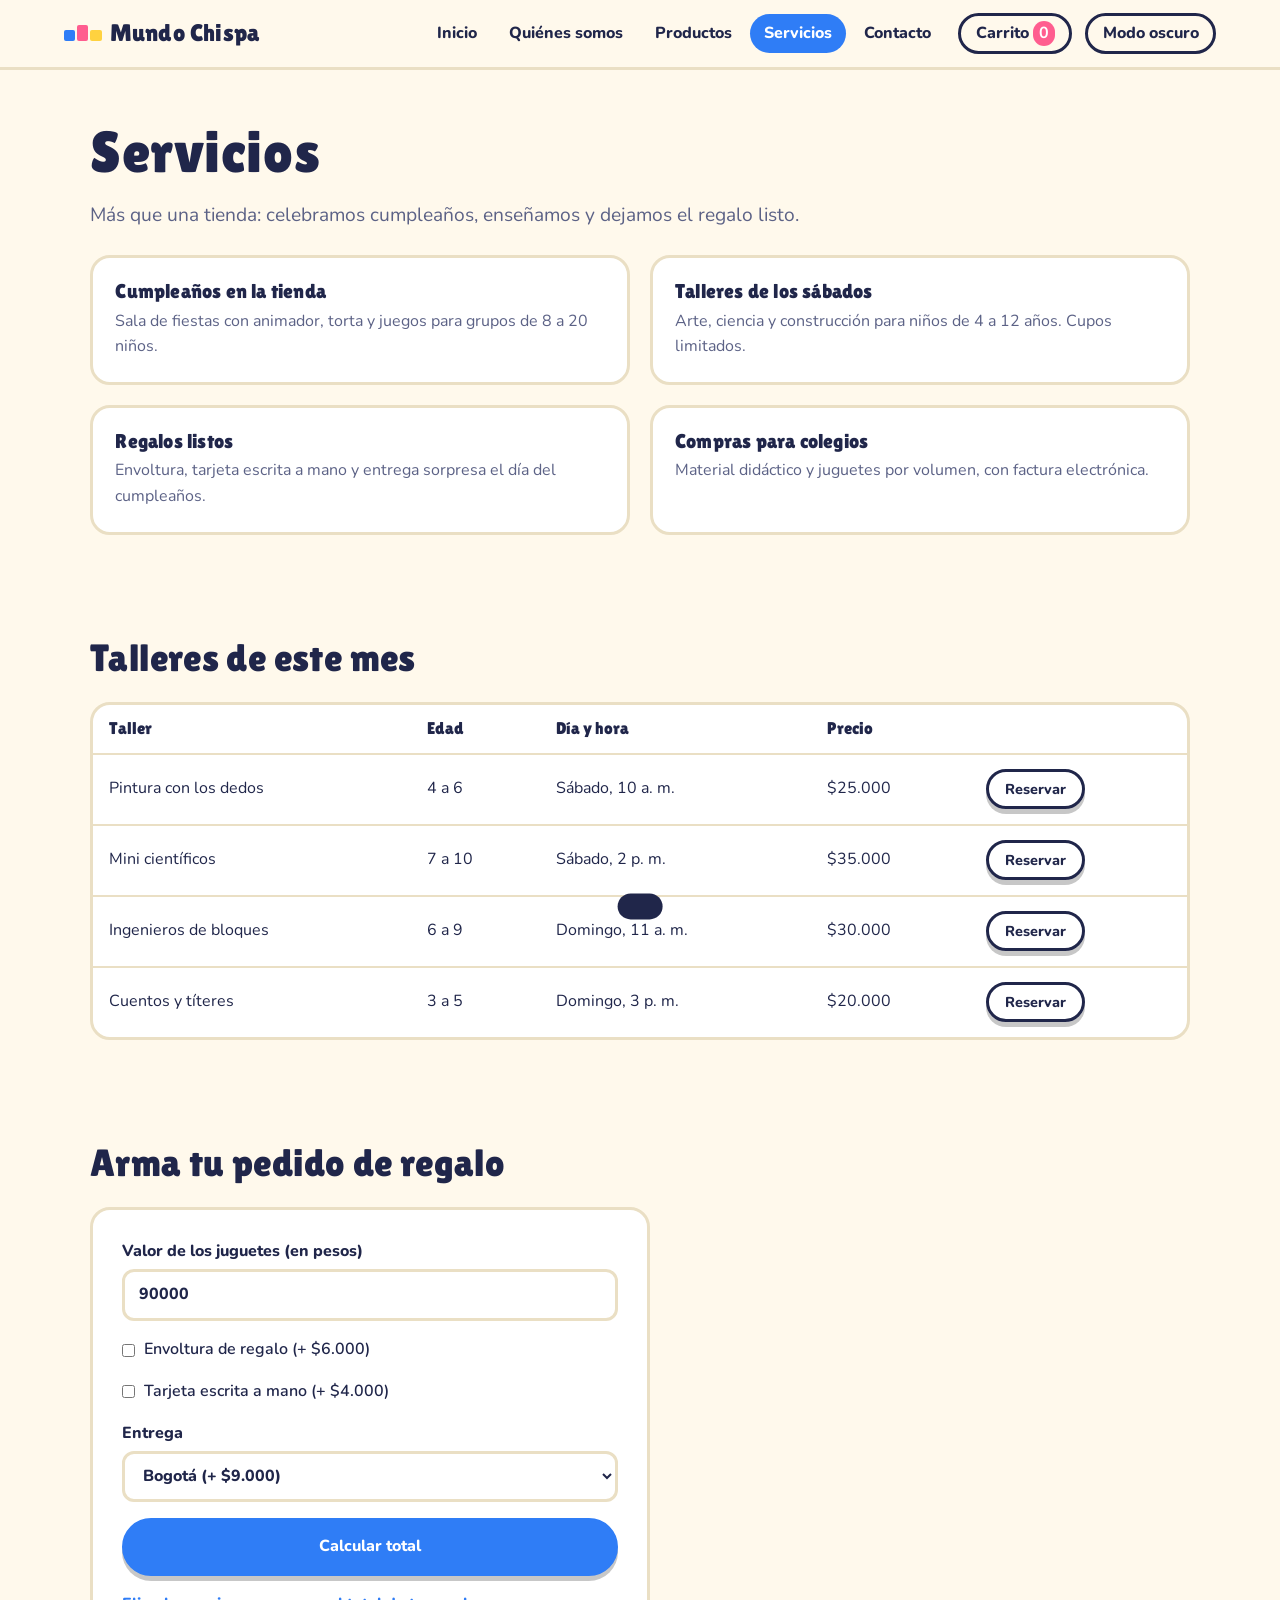
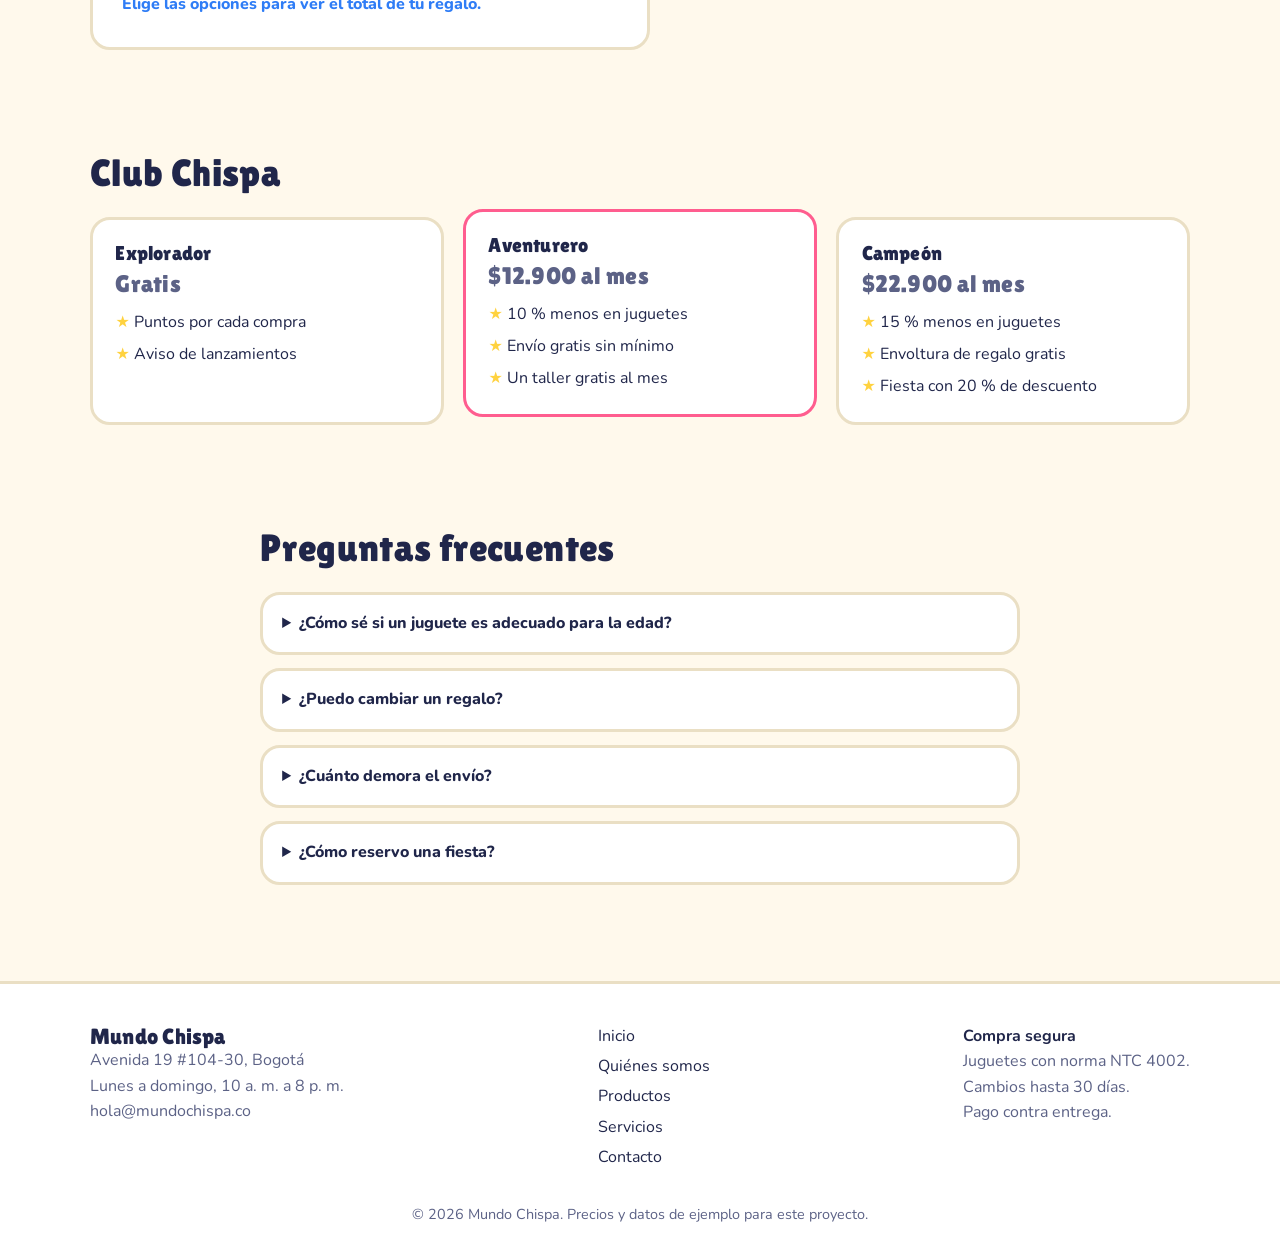
<file: servicios.html>
<!DOCTYPE html>
<html lang="es">
<head>
<meta charset="UTF-8">
<meta name="viewport" content="width=device-width, initial-scale=1">
<title>Servicios | Mundo Chispa</title>
<meta name="description" content="Mundo Chispa: juguetería con juguetes seguros, educativos y divertidos para todas las edades. Envíos a todo el país.">
<link rel="preconnect" href="https://fonts.googleapis.com">
<link rel="preconnect" href="https://fonts.gstatic.com" crossorigin>
<link href="https://fonts.googleapis.com/css2?family=Lilita+One&family=Nunito:wght@400;600;800&display=swap" rel="stylesheet">
<link rel="stylesheet" href="./css/style.css">
</head>
<body>
<header class="top">
  <a class="logo" href="index.html"><span class="blocks" aria-hidden="true"><i></i><i></i><i></i></span>Mundo Chispa</a>
  <button class="burger" id="burger" aria-label="Abrir menú" aria-expanded="false">Menú</button>
  <nav id="nav"><a href="index.html">Inicio</a><a href="nosotros.html">Quiénes somos</a><a href="productos.html">Productos</a><a href="servicios.html" class=on aria-current=page>Servicios</a><a href="contacto.html">Contacto</a></nav>
  <button class="cart" id="cart" aria-label="Abrir carrito">Carrito <b id="cartN">0</b></button>
  <button class="theme" id="theme" aria-label="Cambiar a modo oscuro">Modo oscuro</button>
</header>
<main>
<section class="wrap">
  <h1>Servicios</h1>
  <p class="lead">Más que una tienda: celebramos cumpleaños, enseñamos y dejamos el regalo listo.</p>
  <div class="grid2">
    <div class="card"><h3>Cumpleaños en la tienda</h3><p>Sala de fiestas con animador, torta y juegos para grupos de 8 a 20 niños.</p></div>
    <div class="card"><h3>Talleres de los sábados</h3><p>Arte, ciencia y construcción para niños de 4 a 12 años. Cupos limitados.</p></div>
    <div class="card"><h3>Regalos listos</h3><p>Envoltura, tarjeta escrita a mano y entrega sorpresa el día del cumpleaños.</p></div>
    <div class="card"><h3>Compras para colegios</h3><p>Material didáctico y juguetes por volumen, con factura electrónica.</p></div>
  </div>
</section>
<section class="wrap">
  <h2>Talleres de este mes</h2>
  <div class="table-wrap"><table class="tbl"><thead><tr><th>Taller</th><th>Edad</th><th>Día y hora</th><th>Precio</th><th></th></tr></thead><tbody>
    <tr><td>Pintura con los dedos</td><td>4 a 6</td><td>Sábado, 10 a. m.</td><td>$25.000</td><td><button class="btn alt res" data-n="Pintura con los dedos">Reservar</button></td></tr>
    <tr><td>Mini científicos</td><td>7 a 10</td><td>Sábado, 2 p. m.</td><td>$35.000</td><td><button class="btn alt res" data-n="Mini científicos">Reservar</button></td></tr>
    <tr><td>Ingenieros de bloques</td><td>6 a 9</td><td>Domingo, 11 a. m.</td><td>$30.000</td><td><button class="btn alt res" data-n="Ingenieros de bloques">Reservar</button></td></tr>
    <tr><td>Cuentos y títeres</td><td>3 a 5</td><td>Domingo, 3 p. m.</td><td>$20.000</td><td><button class="btn alt res" data-n="Cuentos y títeres">Reservar</button></td></tr>
  </tbody></table></div>
</section>
<section class="wrap">
  <h2>Arma tu pedido de regalo</h2>
  <form class="form calc" id="calc">
    <label>Valor de los juguetes (en pesos)<input id="cValor" type="number" min="0" step="1000" value="90000"></label>
    <label class="check"><input id="cWrap" type="checkbox"> Envoltura de regalo (+ $6.000)</label>
    <label class="check"><input id="cCard" type="checkbox"> Tarjeta escrita a mano (+ $4.000)</label>
    <label>Entrega<select id="cShip"><option value="9000">Bogotá (+ $9.000)</option><option value="15000">Otra ciudad (+ $15.000)</option><option value="0">Recoger en tienda (gratis)</option></select></label>
    <button class="btn" type="submit">Calcular total</button>
    <p id="cOut" role="status">Elige las opciones para ver el total de tu regalo.</p>
  </form>
</section>
<section class="wrap">
  <h2>Club Chispa</h2>
  <div class="grid3">
    <div class="card plan"><h3>Explorador</h3><p class="pr">Gratis</p><ul><li>Puntos por cada compra</li><li>Aviso de lanzamientos</li></ul></div>
    <div class="card plan hot"><h3>Aventurero</h3><p class="pr">$12.900 al mes</p><ul><li>10 % menos en juguetes</li><li>Envío gratis sin mínimo</li><li>Un taller gratis al mes</li></ul></div>
    <div class="card plan"><h3>Campeón</h3><p class="pr">$22.900 al mes</p><ul><li>15 % menos en juguetes</li><li>Envoltura de regalo gratis</li><li>Fiesta con 20 % de descuento</li></ul></div>
  </div>
</section>
<section class="wrap narrow">
  <h2>Preguntas frecuentes</h2>
  <details><summary>¿Cómo sé si un juguete es adecuado para la edad?</summary><p>Cada juguete muestra su edad recomendada. Si dudas, escríbenos y te ayudamos a elegir.</p></details>
  <details><summary>¿Puedo cambiar un regalo?</summary><p>Sí, hasta 30 días después con el empaque original. Incluimos una tarjeta de cambio sin precio.</p></details>
  <details><summary>¿Cuánto demora el envío?</summary><p>Entre 24 y 72 horas en las principales ciudades.</p></details>
  <details><summary>¿Cómo reservo una fiesta?</summary><p>Escríbenos con la fecha, la cantidad de niños y la edad. Te respondemos con una propuesta el mismo día.</p></details>
</section>
</main>
<footer class="foot"><div class="wrap fgrid"><div><strong class="flogo">Mundo Chispa</strong><p>Avenida 19 #104-30, Bogotá<br>Lunes a domingo, 10 a. m. a 8 p. m.<br>hola@mundochispa.co</p></div><div class="flinks"><a href="index.html">Inicio</a><a href="nosotros.html">Quiénes somos</a><a href="productos.html">Productos</a><a href="servicios.html">Servicios</a><a href="contacto.html">Contacto</a></div><div><strong>Compra segura</strong><p>Juguetes con norma NTC 4002.<br>Cambios hasta 30 días.<br>Pago contra entrega.</p></div></div><p class="copy">© 2026 Mundo Chispa. Precios y datos de ejemplo para este proyecto.</p></footer>
<div class="toast" id="toast" role="status"></div>
<script src="./js/main.js"></script>
</body>
</html>
</file>
<file: css/style.css>
:root{--bg:#fff9ec;--panel:#fff;--ink:#20264a;--mute:#5c6286;--blue:#2f7df6;--sun:#ffd23f;--pink:#ff5d8f;--green:#2bb673;--line:#eadfc4;--r:20px}
[data-theme=dark]{--bg:#161939;--panel:#212552;--ink:#fff6df;--mute:#b4b8dc;--line:#363b78}
*{box-sizing:border-box;margin:0;padding:0}
body{font-family:'Nunito',system-ui,sans-serif;background:var(--bg);color:var(--ink);line-height:1.6;transition:background .35s,color .35s}
h1,h2,h3,.logo,.flogo,.pr,.stats b{font-family:'Lilita One',Impact,sans-serif;font-weight:400;line-height:1.1;letter-spacing:.01em}
a{color:inherit;text-decoration:none}
:focus-visible{outline:3px solid var(--pink);outline-offset:3px}
.top{position:sticky;top:0;z-index:20;display:flex;align-items:center;gap:.8rem;padding:.8rem 5%;background:var(--bg);border-bottom:3px solid var(--line)}
.logo{font-size:1.5rem;display:flex;align-items:center;gap:.5rem;margin-right:auto}
.blocks{display:flex;gap:2px;align-items:flex-end}.blocks i{width:.7rem;height:.7rem;background:var(--blue);border-radius:2px}.blocks i:nth-child(2){background:var(--pink);height:1rem}.blocks i:nth-child(3){background:var(--sun)}
nav{display:flex;gap:.2rem}
nav a{padding:.4rem .9rem;border-radius:99px;font-weight:800;transition:background .25s,color .25s}
nav a:hover{background:var(--line)}nav a.on{background:var(--blue);color:#fff}
.theme,.burger,.cart,.ctrl button,.filters button,.fav{font:inherit;font-weight:800;cursor:pointer;border:3px solid var(--ink);background:transparent;color:var(--ink);padding:.3rem .9rem;border-radius:99px;transition:background .25s,color .25s,transform .2s}
.theme:hover,.burger:hover,.cart:hover,.ctrl button:hover,.filters button:hover,.filters .on{background:var(--ink);color:var(--bg)}
.cart b{display:inline-block;min-width:1.4rem;padding:0 .35rem;border-radius:99px;background:var(--pink);color:#fff;text-align:center}
.cart.bump b{animation:bump .4s}@keyframes bump{50%{transform:scale(1.6)}}
.burger{display:none}
.wrap{width:min(1100px,90%);margin:0 auto;padding:3.2rem 0}.narrow{max-width:760px}
h1{font-size:clamp(2.2rem,6vw,3.6rem);margin-bottom:1rem}h2{font-size:clamp(1.7rem,4vw,2.4rem);margin-bottom:1.4rem}h3{font-size:1.25rem;margin-bottom:.4rem}
.lead{font-size:1.2rem;color:var(--mute);max-width:60ch;margin-bottom:1.5rem}
.hero{position:relative;overflow:hidden;padding:5rem 5% 6rem;max-width:1200px;margin:0 auto;min-height:580px}
.hero h1{font-size:clamp(3rem,10vw,6.6rem);color:var(--blue);text-shadow:4px 4px 0 var(--sun);animation:rise .8s cubic-bezier(.2,1.4,.4,1) both}
.hero p{font-size:1.25rem;max-width:42ch;margin-bottom:1.8rem}
@keyframes rise{from{opacity:0;transform:translateY(40px) scale(.95)}to{opacity:1;transform:none}}
.fx{position:absolute;font-size:clamp(3rem,8vw,6rem);user-select:none;filter:drop-shadow(0 12px 10px rgba(0,0,0,.2));will-change:translate;animation:sway 5s ease-in-out infinite}
.f1{right:24%;top:8%}.f2{right:6%;top:26%;animation-delay:-1s}.f3{right:32%;bottom:6%;animation-delay:-2s}.f4{right:5%;bottom:10%;animation-delay:-3s}.f5{right:44%;top:36%;font-size:3.2rem;animation-delay:-4s}.f6{right:16%;top:4%;font-size:3.4rem;animation-delay:-2.5s}
@keyframes sway{50%{rotate:9deg}}
.shape{position:absolute;will-change:translate;opacity:.9}
.s-c{width:70px;height:70px;border-radius:50%;background:var(--pink);right:40%;bottom:12%}
.s-q{width:50px;height:50px;border-radius:8px;background:var(--green);right:12%;top:50%;rotate:20deg}
.s-t{width:0;height:0;border:30px solid transparent;border-bottom:52px solid var(--sun);border-top:0;right:56%;top:12%}
.sticker{position:absolute;left:5%;bottom:2rem;background:var(--pink);color:#fff;font:1.05rem 'Lilita One',sans-serif;padding:.7rem 1.2rem;border-radius:12px;rotate:-4deg;box-shadow:0 6px 0 rgba(0,0,0,.2);will-change:translate}
.row{display:flex;gap:1rem;flex-wrap:wrap}
.btn{display:inline-block;background:var(--blue);color:#fff;font:inherit;font-weight:800;padding:.85rem 1.7rem;border:3px solid var(--blue);border-radius:99px;cursor:pointer;box-shadow:0 5px 0 rgba(0,0,0,.22);transition:transform .15s,box-shadow .15s}
.btn:hover{transform:translateY(2px);box-shadow:0 3px 0 rgba(0,0,0,.22)}.btn:active{transform:translateY(5px);box-shadow:none}
.btn.alt{background:transparent;color:var(--ink);border-color:var(--ink)}
.ages{margin-bottom:0}.age-card{display:grid;gap:.2rem;padding:1.6rem;border-radius:var(--r);color:#fff;transition:transform .3s;box-shadow:0 6px 0 rgba(0,0,0,.18)}
.age-card:hover{transform:translateY(-8px) rotate(-2deg)}.age-card b{font:2.6rem 'Lilita One',sans-serif}.a1{background:var(--pink)}.a2{background:var(--blue)}.a3{background:var(--green)}.a4{background:#8a5cf6}
.carousel{position:relative;border-radius:var(--r);overflow:hidden;min-height:260px;background:var(--panel)}
.slide{position:absolute;inset:0 0 3.5rem;padding:2.2rem;opacity:0;transition:opacity .6s;color:#fff;display:flex;flex-direction:column;justify-content:center}
.slide.on{opacity:1}.slide h3{font-size:clamp(1.7rem,4vw,2.7rem)}.slide p{max-width:40ch;font-size:1.15rem}
.s1{background:var(--blue)}.s2{background:var(--pink)}.s3{background:#8a5cf6}
.ctrl{position:absolute;left:0;right:0;bottom:0;height:3.5rem;display:flex;align-items:center;justify-content:center;gap:1rem;background:var(--panel)}
.grid2,.grid3,.grid4{display:grid;gap:1.2rem}.grid2{grid-template-columns:repeat(2,1fr)}.grid3{grid-template-columns:repeat(3,1fr)}.grid4{grid-template-columns:repeat(4,1fr)}
.card,.toy{background:var(--panel);border:3px solid var(--line);border-radius:var(--r);padding:1.4rem;transition:transform .3s,border-color .3s}
.card:hover,.toy:hover{transform:translateY(-6px);border-color:var(--blue)}.card p,.toy p{color:var(--mute)}
.toy{padding:0 0 1.2rem;overflow:hidden}.toy h3,.toy p,.buy{padding:0 1.1rem}.toy.hide{display:none}
.pic{position:relative;height:140px;margin-bottom:1rem;display:grid;place-items:center;font-size:4.2rem}.pic>span{transition:transform .35s}.toy:hover .pic>span{transform:scale(1.2) rotate(-8deg)}
.k0{background:#ffd6e3}.k1{background:#d4e6ff}.k2{background:#fff0b3}.k3{background:#cdf3df}
[data-theme=dark] .k0{background:#6a2a46}[data-theme=dark] .k1{background:#234a86}[data-theme=dark] .k2{background:#6a5a1a}[data-theme=dark] .k3{background:#1f5a40}
.age{position:absolute;left:.7rem;top:.7rem;font:normal 800 .78rem 'Nunito';background:var(--ink);color:var(--bg);padding:.1rem .6rem;border-radius:99px}
.fav{position:absolute;right:.6rem;top:.5rem;padding:0;width:2.1rem;height:2.1rem;font-size:1.1rem;line-height:1;background:var(--panel)}.fav[aria-pressed=true]{background:var(--pink);border-color:var(--pink);color:#fff;transform:scale(1.15)}
.buy{display:flex;align-items:center;justify-content:space-between;gap:.5rem;margin-top:.7rem}.buy strong{font:1.25rem 'Lilita One',sans-serif;color:var(--pink)}.buy .btn{padding:.45rem 1rem;font-size:.9rem}
.band{background:var(--blue);color:#fff}.band .wrap{padding:2.5rem 0}
.stats{display:flex;gap:2rem;flex-wrap:wrap;list-style:none;justify-content:space-between}.stats b{display:block;font-size:clamp(1.9rem,5vw,3.2rem)}.stats li{min-width:7rem}
.quote{font-size:1.05rem}.quote footer{margin-top:1rem;color:var(--mute);font-size:.9rem}
.news{max-width:640px;margin:0 auto;text-align:center}.news .row{justify-content:center}.news input{flex:1;min-width:200px}
.time{list-style:none;border-left:4px solid var(--blue);padding-left:1.5rem;display:grid;gap:1.5rem}
.time li{position:relative}.time li::before{content:"";position:absolute;left:-2.15rem;top:.35rem;width:1rem;height:1rem;border-radius:50%;background:var(--sun);border:3px solid var(--blue)}.time b{font:1.5rem 'Lilita One',sans-serif}
.team{text-align:center}.av{display:grid;place-items:center;width:4.6rem;height:4.6rem;margin:0 auto .8rem;border-radius:50%;background:var(--blue);color:#fff;font:1.4rem 'Lilita One',sans-serif}
.team:nth-child(2) .av{background:var(--pink)}.team:nth-child(3) .av{background:var(--green)}.team:nth-child(4) .av{background:#8a5cf6}
.filters{display:flex;gap:.6rem;flex-wrap:wrap;margin-bottom:1rem}.tools{display:flex;gap:.8rem;flex-wrap:wrap;align-items:center;margin-bottom:1.5rem}
.tools input,.tools select,.form input:not([type=checkbox]),.form select,.form textarea{font:inherit;padding:.65rem .9rem;border:3px solid var(--line);border-radius:12px;background:var(--panel);color:var(--ink)}
.tools input{flex:1;min-width:200px}#found{color:var(--mute);font-weight:600}
.split{display:grid;grid-template-columns:1fr 1fr;gap:3rem;align-items:start}
.form{display:grid;gap:1rem;background:var(--panel);padding:1.8rem;border-radius:var(--r);border:3px solid var(--line)}
.form label{display:grid;gap:.3rem;font-weight:800}.form .check{display:flex;gap:.6rem;align-items:center;font-weight:600}.form .bad{border-color:var(--pink)}.form small{color:var(--pink);min-height:1.1em}
#ok{color:var(--green);font-weight:800}.calc,.quiz{max-width:560px}#cOut{font-weight:800;color:var(--blue)}
.quiz{max-width:none;grid-template-columns:1fr 1fr auto;align-items:end}.result{grid-column:1/-1;display:flex;gap:1rem;align-items:center;flex-wrap:wrap;font-weight:800;min-height:3.2rem;padding:1rem;border-radius:14px;background:var(--bg);border:3px dashed var(--line)}
.result .e{font-size:2.6rem}.result .btn{padding:.45rem 1rem}
.plan ul{list-style:none;margin-top:.8rem;display:grid;gap:.4rem}.plan li::before{content:"★ ";color:var(--sun)}
.pr{font-size:1.5rem;color:var(--pink)}.plan.hot{border-color:var(--pink);transform:translateY(-8px)}
.table-wrap{overflow-x:auto;border-radius:var(--r);border:3px solid var(--line);background:var(--panel)}
.tbl{width:100%;border-collapse:collapse;min-width:560px}.tbl th,.tbl td{padding:.9rem 1rem;text-align:left;border-bottom:2px solid var(--line)}.tbl tr:last-child td{border-bottom:0}.tbl th{font:1.05rem 'Lilita One',sans-serif}.tbl .btn{padding:.35rem 1rem;font-size:.9rem}
details{background:var(--panel);border:3px solid var(--line);border-radius:var(--r);padding:1rem 1.2rem;margin-bottom:.8rem}
summary{cursor:pointer;font-weight:800}details[open]{border-color:var(--blue)}details p{margin-top:.6rem;color:var(--mute)}
.ov{position:fixed;inset:0;background:rgba(10,12,40,.5);opacity:0;pointer-events:none;transition:opacity .3s;z-index:60}.ov.show{opacity:1;pointer-events:auto}
.drawer{position:fixed;top:0;right:0;bottom:0;width:min(420px,100%);background:var(--bg);z-index:61;transform:translateX(105%);transition:transform .4s cubic-bezier(.2,.8,.2,1);display:flex;flex-direction:column;border-left:3px solid var(--ink)}
.drawer.show{transform:none}.drawer header{display:flex;justify-content:space-between;align-items:center;padding:1rem 1.2rem;border-bottom:3px solid var(--line)}.drawer h2{margin:0;font-size:1.6rem}
.drawer ul{list-style:none;flex:1;overflow:auto;padding:1rem 1.2rem;display:grid;gap:.8rem;align-content:start}
.drawer li{display:grid;grid-template-columns:1fr auto;gap:.2rem .8rem;background:var(--panel);border:3px solid var(--line);border-radius:14px;padding:.7rem .9rem}
.drawer li b{grid-column:1}.drawer li .sub{color:var(--pink);font-weight:800;text-align:right}.qty{display:flex;align-items:center;gap:.5rem}.qty button,.rm{font:inherit;font-weight:800;cursor:pointer;border:2px solid var(--ink);background:transparent;color:var(--ink);width:1.9rem;height:1.9rem;border-radius:50%}
.rm{width:auto;padding:0 .7rem;border-radius:99px;font-size:.85rem;justify-self:end}
.drawer footer{padding:1rem 1.2rem calc(1rem + env(safe-area-inset-bottom,0px));border-top:3px solid var(--line);display:grid;gap:.8rem}
.bar{height:.7rem;background:var(--line);border-radius:99px;overflow:hidden}.bar i{display:block;height:100%;width:0;background:var(--green);transition:width .4s}
#dTotal{font:1.4rem 'Lilita One',sans-serif}.empty-c{text-align:center;color:var(--mute);padding:2rem 0}
.toast{position:fixed;left:50%;bottom:calc(1.2rem + env(safe-area-inset-bottom,0px));z-index:70;transform:translate(-50%,150%);background:var(--ink);color:var(--bg);padding:.8rem 1.4rem;border-radius:99px;font-weight:800;transition:transform .4s;max-width:90%}
.toast.show{transform:translate(-50%,0)}
.foot{background:var(--panel);border-top:3px solid var(--line);margin-top:2rem}.foot .wrap{padding:2.5rem 0 1rem}
.fgrid{display:flex;justify-content:space-between;gap:2rem;flex-wrap:wrap}.flogo{font-size:1.4rem;display:block}.foot p{color:var(--mute)}
.flinks{display:grid;gap:.3rem;align-content:start}.flinks a:hover{color:var(--blue);text-decoration:underline}.copy{text-align:center;padding:1rem 5% 2rem;font-size:.9rem}
@media(max-width:860px){
 .burger{display:block}
 nav{position:absolute;top:100%;left:0;right:0;flex-direction:column;background:var(--bg);padding:.8rem 5%;border-bottom:3px solid var(--line);display:none}
 nav.open{display:flex}
 .grid3,.grid2,.split{grid-template-columns:1fr}.grid4{grid-template-columns:1fr 1fr}.plan.hot{transform:none}.quiz{grid-template-columns:1fr}
 .fx,.shape{opacity:.3}.sticker{position:static;display:inline-block;margin-top:1.5rem}
}
@media(max-width:520px){.top{gap:.35rem}.logo{font-size:1.1rem}.theme,.burger,.cart{padding:.25rem .55rem;font-size:.78rem}.grid4{grid-template-columns:1fr}.ages{grid-template-columns:1fr 1fr}}
@media(prefers-reduced-motion:reduce){*{animation:none!important;transition:none!important}}
</file>
